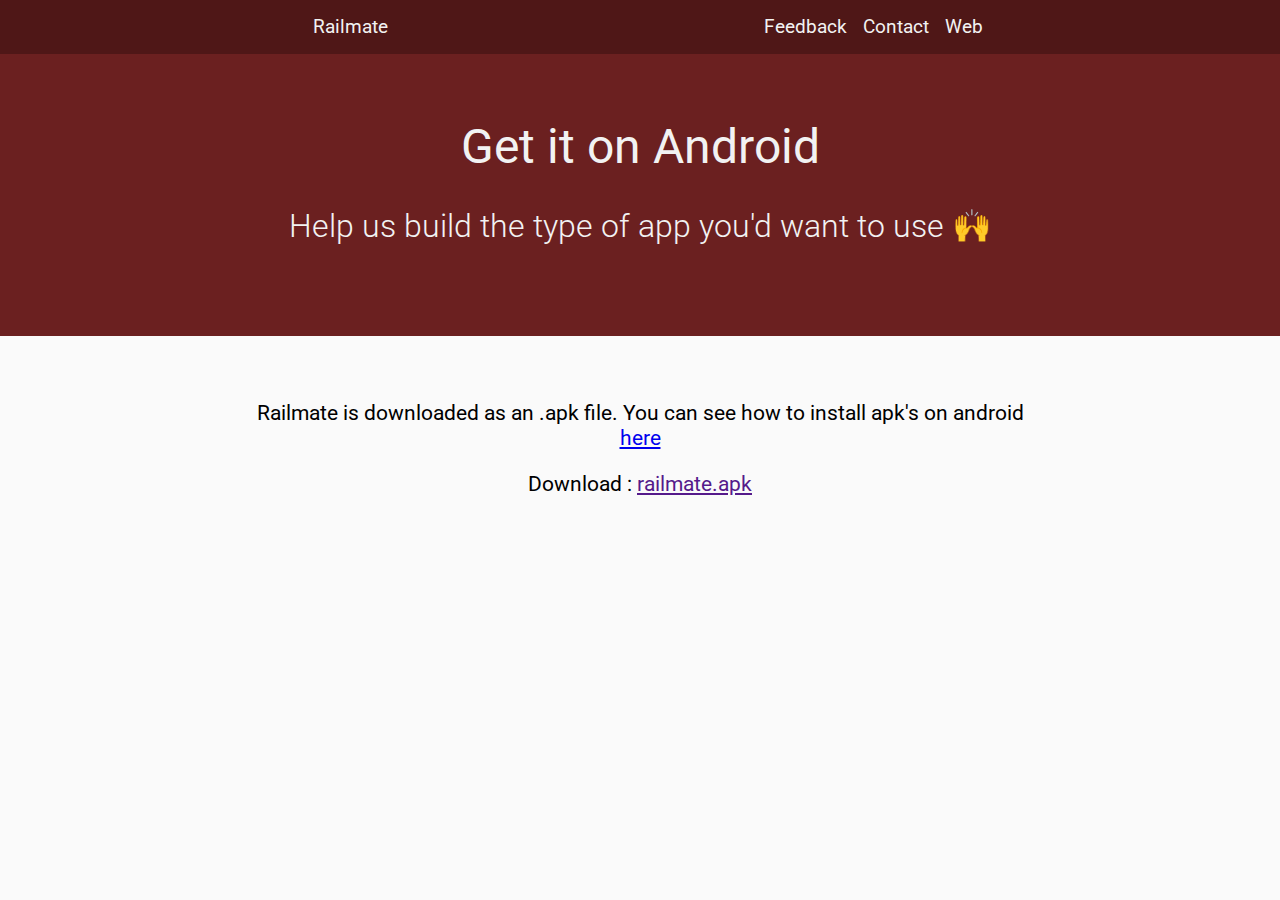
<file: download/index.html>
<!DOCTYPE html>
<html lang="en">
<head>
    <!-- Global site tag (gtag.js) - Google Analytics -->
    <script async src="https://www.googletagmanager.com/gtag/js?id=UA-156377585-1"></script>
    <script>
    window.dataLayer = window.dataLayer || [];
    function gtag(){dataLayer.push(arguments);}
    gtag('js', new Date());

    gtag('config', 'UA-156377585-1');
    </script>

    <meta charset="UTF-8">
    <meta name="viewport" content="width=device-width, initial-scale=1.0">
    <meta http-equiv="X-UA-Compatible" content="ie=edge">

    <meta property="og:title" content="Railmate" />
    <meta property="og:type" content="website" />
    <meta property="og:description" content="Train travel made simple. Use Railmate to find trains leaving from all UK railway stations.">
    <meta property="og:url" content="http://railmate.net" />
    <meta property="og:image" content="https://upload.wikimedia.org/wikipedia/commons/thumb/7/75/Train_Austria.svg/768px-Train_Austria.svg.png" />

    <meta name="description" content="Train travel made simple. Use Railmate to find trains leaving from all UK railway stations.">

    <link href="https://fonts.googleapis.com/css?family=Roboto:100,300,400&display=swap" rel="stylesheet">
    <link rel="stylesheet" href="download.css">
    <link rel="shortcut icon" href="https://upload.wikimedia.org/wikipedia/commons/thumb/7/75/Train_Austria.svg/768px-Train_Austria.svg.png" type="image/x-icon">
    <title>Railmate</title>
</head>
<body>
    <main>
        <header>
            <nav class="navbar">
                <ul class="navbarList">
                    <li id="navbarItem"><a href="../" >Railmate</a></li>
                    <li id="navbarItem"><a href="https://forms.gle/REdRBXETtcihFAa46">Feedback</a></li>
                    <li id="navbarItem"><a href="https://twitter.com/Railmate_">Contact</a></li>
                    <li id="navbarItem"><a href="../live/">Web</a></li> 
                </ul>
            </nav>
        </header>

        <div class="mainheader">
            <h1>Get it on Android</h1>
            <h2>Help us build the type of app you'd want to use 🙌</h2>
        </div>

        <div class="content">
            <div>
                <p style="text-align: center;">
                    Railmate is downloaded as an .apk file. You can see how to install apk's on android <a href="https://www.lifewire.com/apk-file-4152929">here</a>
                </p>
            </div>
            <div>
                <p style="text-align: center;">Download : <a href="" id="downloadLink">railmate.apk</a></p>
            </div>
        </div>

        

        
    </main>
    
    <script src="download.js"></script>
</body>
</html>
</file>
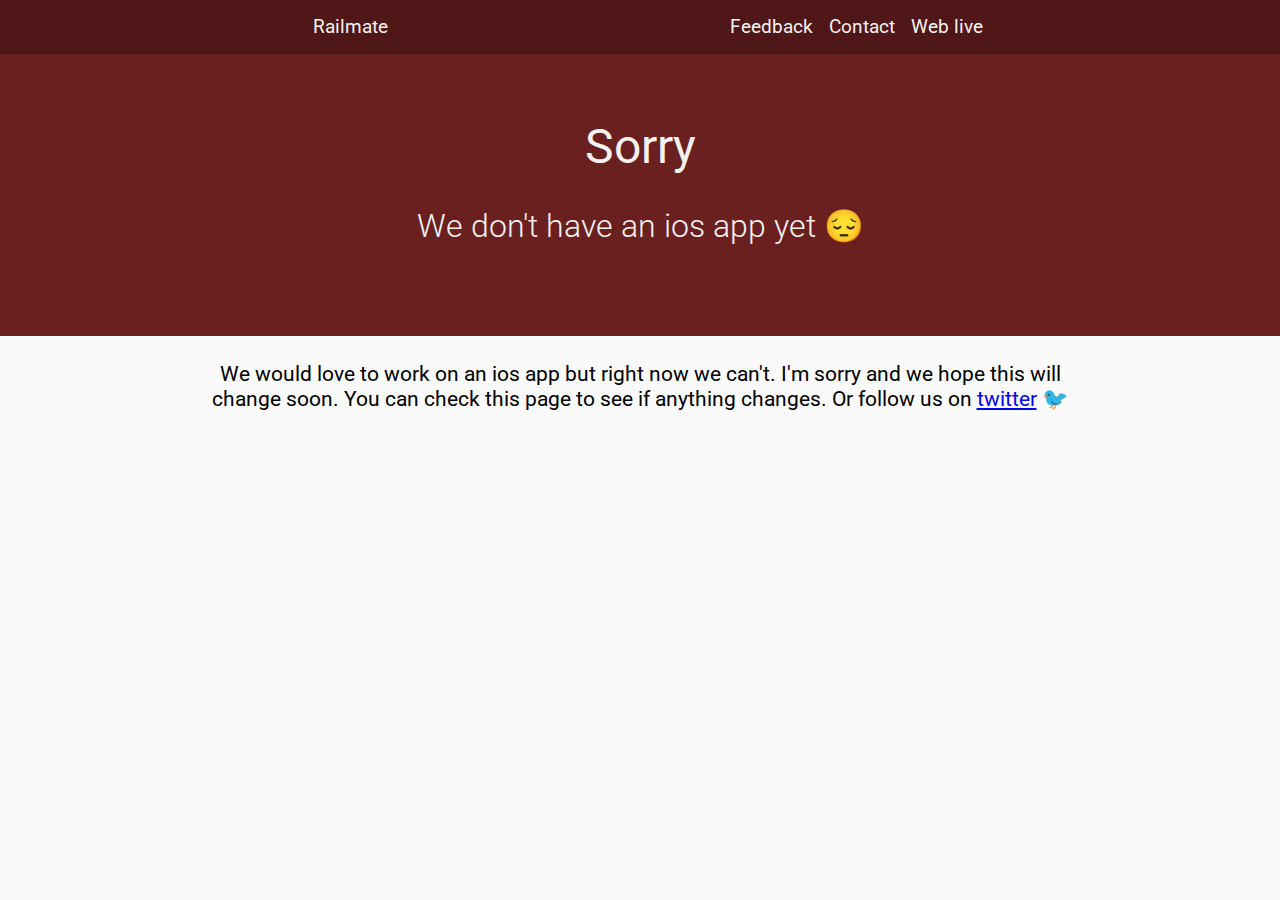
<file: ios/index.html>
<!DOCTYPE html>
<html lang="en">
<head>
    <meta charset="UTF-8">
    <meta name="viewport" content="width=device-width, initial-scale=1.0">
    <meta http-equiv="X-UA-Compatible" content="ie=edge">

    <link href="https://fonts.googleapis.com/css?family=Roboto:100,300,400&display=swap" rel="stylesheet">
    <link rel="stylesheet" href="ios.css">
    <link rel="shortcut icon" href="https://upload.wikimedia.org/wikipedia/commons/thumb/7/75/Train_Austria.svg/768px-Train_Austria.svg.png" type="image/x-icon">
    <title>Railmate - ios</title>
</head>
<body>
    <main>
        <header>
            <nav class="navbar">
                <ul class="navbarList">
                    <li id="navbarItem"><a href="../" >Railmate</a></li>
                    <li id="navbarItem"><a href="https://forms.gle/REdRBXETtcihFAa46">Feedback</a></li>
                    <li id="navbarItem"><a href="https://twitter.com/Railmate_">Contact</a></li>
                    <li id="navbarItem"><a href="../live/">Web live</a></li> 
                </ul>
            </nav>
        </header>
        <div class="mainheader">
            <h1>Sorry</h1>
            <h2>We don't have an ios app yet 😔</h2>
        </div>

        <div class="content">
            <p>
                We would love to work on an ios app but right now we can't. I'm sorry and we hope this will change soon.
                You can check this page to see if anything changes. Or follow us on <a href="https://twitter.com/Railmate_">twitter</a> 🐦
            </p>
        </div>
    </main>
</body>
</html>
</file>
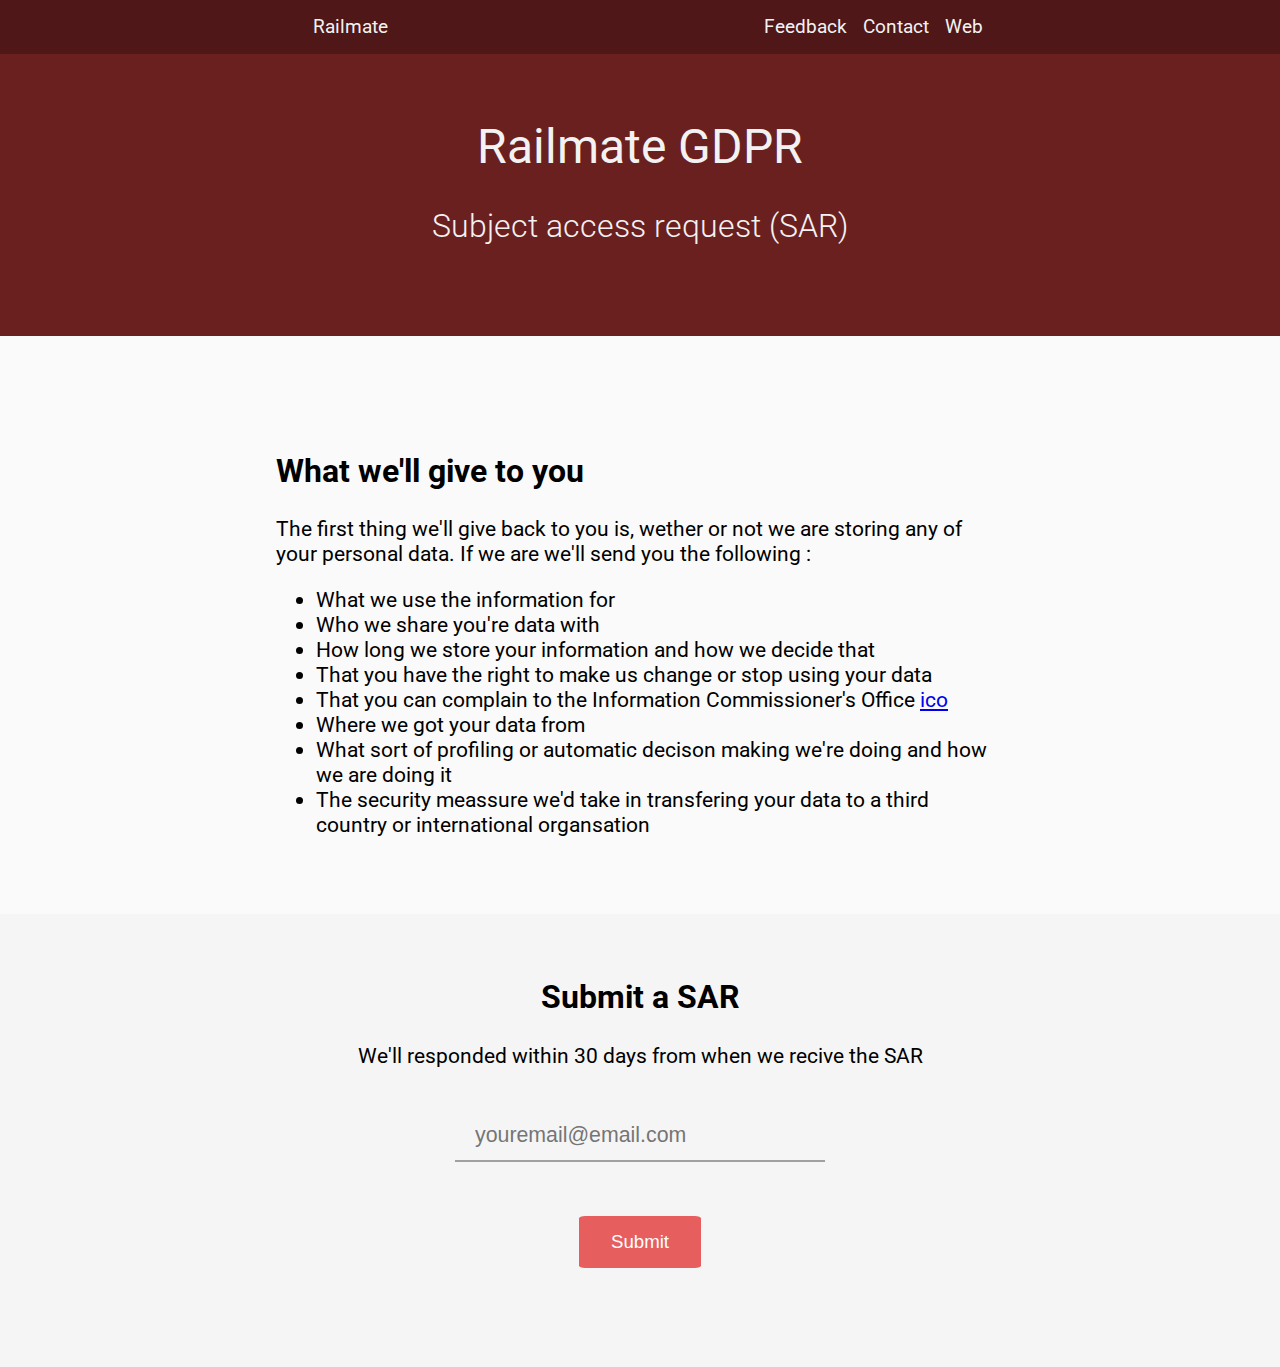
<file: userData/index.html>
<!DOCTYPE html>
<html lang="en">
<head>
    <!-- Global site tag (gtag.js) - Google Analytics -->
    <script async src="https://www.googletagmanager.com/gtag/js?id=UA-156377585-1"></script>
    <script>
    window.dataLayer = window.dataLayer || [];
    function gtag(){dataLayer.push(arguments);}
    gtag('js', new Date());

    gtag('config', 'UA-156377585-1');
    </script>

    <meta charset="UTF-8">
    <meta name="viewport" content="width=device-width, initial-scale=1.0">
    <meta http-equiv="X-UA-Compatible" content="ie=edge">

    <link href="https://fonts.googleapis.com/css?family=Roboto:100,300,400&display=swap" rel="stylesheet">
    <link rel="stylesheet" href="userData.css">
    <link rel="shortcut icon" href="https://upload.wikimedia.org/wikipedia/commons/thumb/7/75/Train_Austria.svg/768px-Train_Austria.svg.png" type="image/x-icon">

    <title>Railmate</title>
</head>
<body>
    <main>
        <header>
            <nav class="navbar">
                <ul class="navbarList">
                    <li id="navbarItem"><a href="../" >Railmate</a></li>
                    <li id="navbarItem"><a href="https://forms.gle/REdRBXETtcihFAa46">Feedback</a></li>
                    <li id="navbarItem"><a href="https://twitter.com/Railmate_">Contact</a></li>
                    <li id="navbarItem"><a href="../live/">Web</a></li> 
                </ul>
            </nav>
        </header>
        <div class="mainheader">
            <h1>Railmate GDPR</h1>
            <h2>Subject access request (SAR)</h2>
        </div>

        <div class="grid-container">
            <div class="grid-item" id="text-1">
                <h2>What we'll give to you</h2>
                <p>
                    The first thing we'll give back to you is, wether or not we are storing any of your personal data. If we are we'll send you the following : 
                    <ul>
                        <li>What we use the information for</li>
                        <li>Who we share you're data with</li>
                        <li>How long we store your information and how we decide that</li>
                        <li>That you have the right to make us change or stop using your data</li>
                        <li>That you can complain to the Information Commissioner's Office <a href="https://ico.org.uk/">ico</a></li>
                        <li>Where we got your data from</li>
                        <li>What sort of profiling or automatic decison making we're doing and how we are doing it</li>
                        <li>The security meassure we'd take in transfering your data to a third country or international organsation</li>
                    </ul>
                </p>
            </div>
        </div>

        <div class="content">
            <h2 id="formheader">Submit a SAR</h2>
            <h3 id="formtitle">We'll responded within 30 days from when we recive the SAR</h3>
            <form>
                <input id="email" type="text" placeholder="youremail@email.com" name="emailAddress"><br>
                
                <button id="submitButton" type="submit">Submit</button> <br> <br>
                <p id="errorText"></p>
            </form>
        </div>
    </main>
    <script src="userData.js"></script>
</body>
</html>
</file>
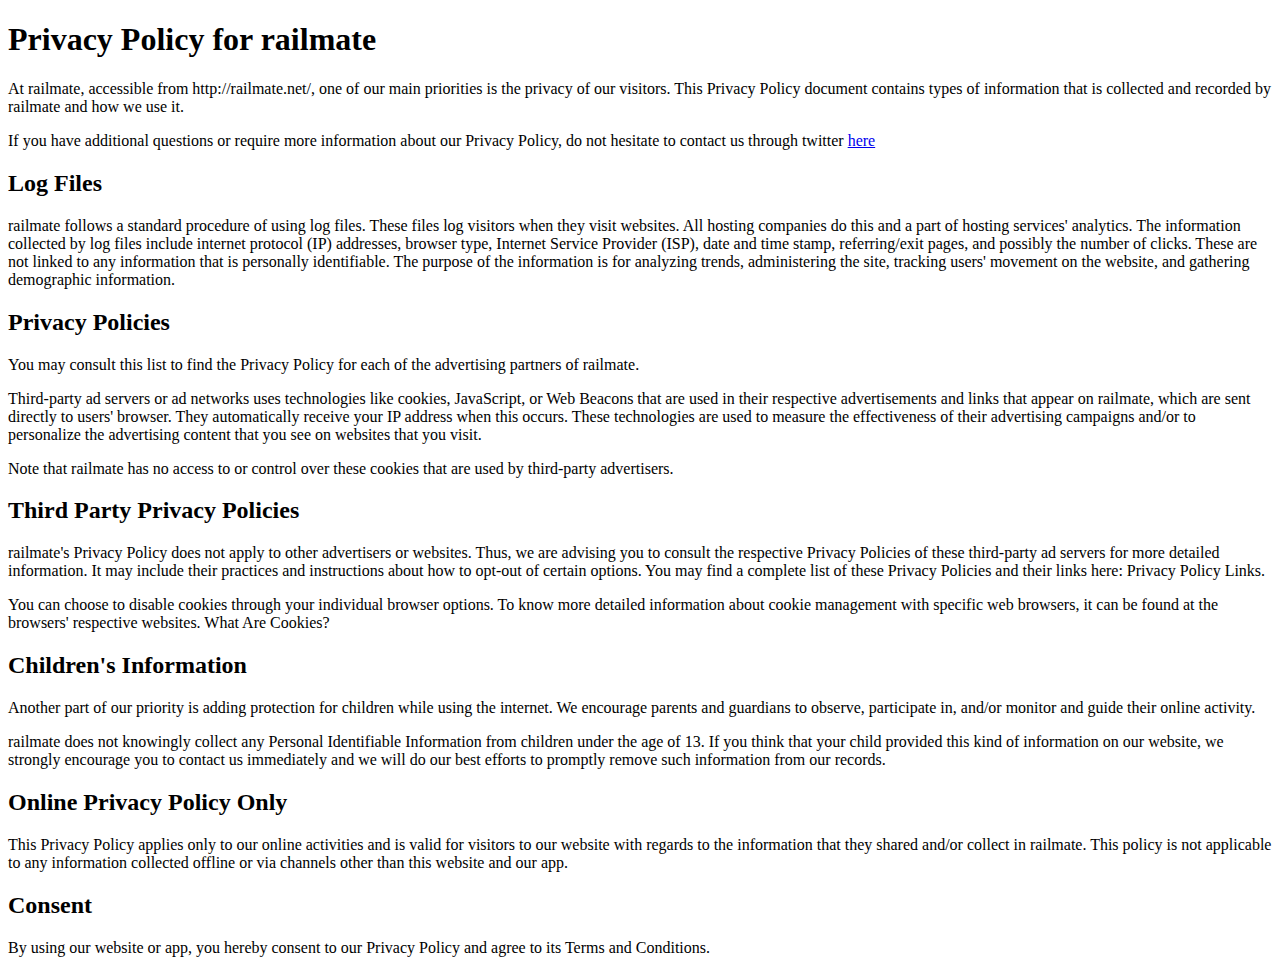
<file: legal/PrivacyPolicy/index.html>
<!DOCTYPE html>
<html lang="en">
<head>
    <meta charset="UTF-8">
    <meta name="viewport" content="width=device-width, initial-scale=1.0">
    <meta http-equiv="X-UA-Compatible" content="ie=edge">


    <link href="https://fonts.googleapis.com/css?family=Roboto:100,300,400&display=swap" rel="stylesheet">
    <link rel="shortcut icon" href="https://upload.wikimedia.org/wikipedia/commons/thumb/7/75/Train_Austria.svg/768px-Train_Austria.svg.png" type="image/x-icon">
    <title>Railmate</title>
</head>
<body>
    <h1>Privacy Policy for railmate</h1>
    <p>At railmate, accessible from http://railmate.net/, one of our main priorities is the privacy of our visitors. This Privacy Policy document contains types of information that is collected and recorded by railmate and how we use it.</p>
    <p>If you have additional questions or require more information about our Privacy Policy, do not hesitate to contact us through twitter <a href="https://twitter.com/Railmate_">here</a></p>
    <h2>Log Files</h2>
    <p>railmate follows a standard procedure of using log files. These files log visitors when they visit websites. All hosting companies do this and a part of hosting services' analytics. The information collected by log files include internet protocol (IP) addresses, browser type, Internet Service Provider (ISP), date and time stamp, referring/exit pages, and possibly the number of clicks. These are not linked to any information that is personally identifiable. The purpose of the information is for analyzing trends, administering the site, tracking users' movement on the website, and gathering demographic information.</p>
    <h2>Privacy Policies</h2>
    <P>You may consult this list to find the Privacy Policy for each of the advertising partners of railmate.</p>
    <p>Third-party ad servers or ad networks uses technologies like cookies, JavaScript, or Web Beacons that are used in their respective advertisements and links that appear on railmate, which are sent directly to users' browser. They automatically receive your IP address when this occurs. These technologies are used to measure the effectiveness of their advertising campaigns and/or to personalize the advertising content that you see on websites that you visit.</p>
    <p>Note that railmate has no access to or control over these cookies that are used by third-party advertisers.</p>
    <h2>Third Party Privacy Policies</h2>
    <p>railmate's Privacy Policy does not apply to other advertisers or websites. Thus, we are advising you to consult the respective Privacy Policies of these third-party ad servers for more detailed information. It may include their practices and instructions about how to opt-out of certain options. You may find a complete list of these Privacy Policies and their links here: Privacy Policy Links.</p>
    <p>You can choose to disable cookies through your individual browser options. To know more detailed information about cookie management with specific web browsers, it can be found at the browsers' respective websites. What Are Cookies?</p>
    <h2>Children's Information</h2>
    <p>Another part of our priority is adding protection for children while using the internet. We encourage parents and guardians to observe, participate in, and/or monitor and guide their online activity.</p>
    <p>railmate does not knowingly collect any Personal Identifiable Information from children under the age of 13. If you think that your child provided this kind of information on our website, we strongly encourage you to contact us immediately and we will do our best efforts to promptly remove such information from our records.</p>
    <h2>Online Privacy Policy Only</h2>
    <p>This Privacy Policy applies only to our online activities and is valid for visitors to our website with regards to the information that they shared and/or collect in railmate. This policy is not applicable to any information collected offline or via channels other than this website and our app.</p>
    <h2>Consent</h2>
    <p>By using our website or app, you hereby consent to our Privacy Policy and agree to its Terms and Conditions.</p>
</body>
</html>
</file>
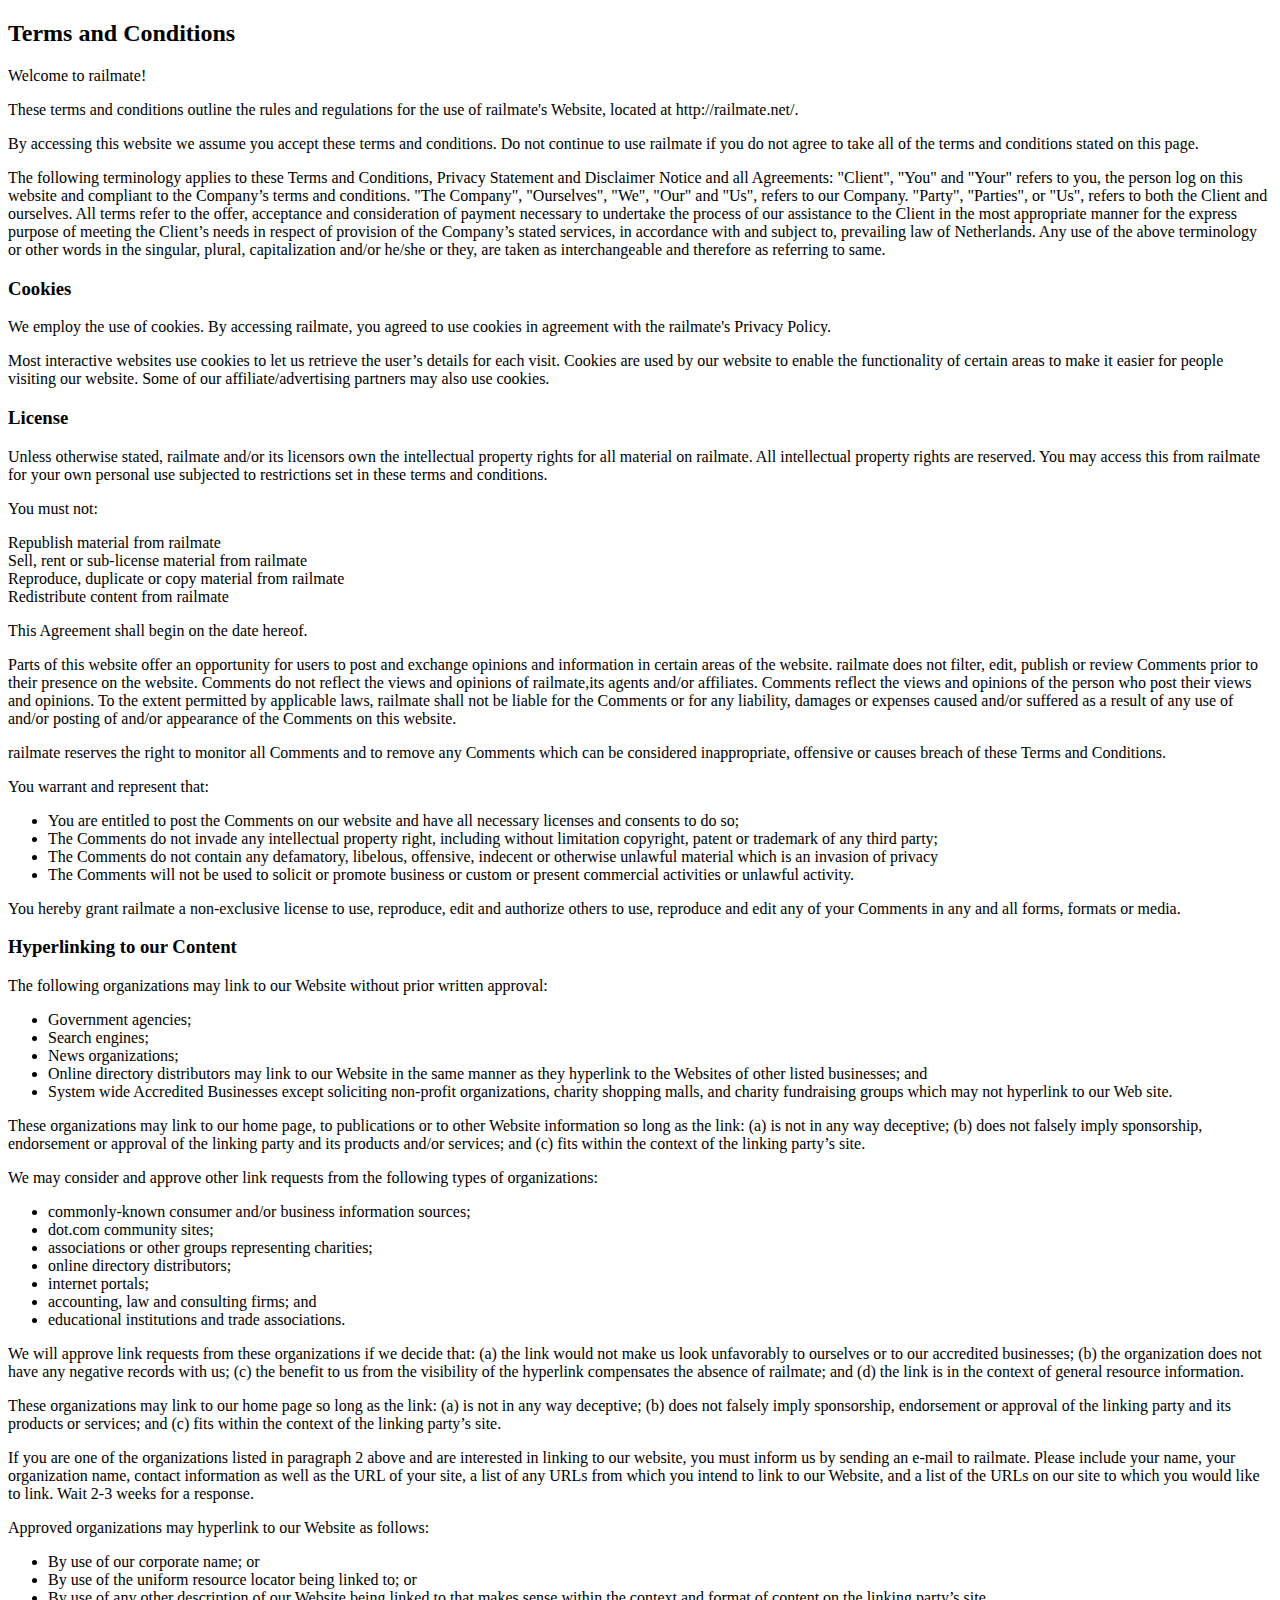
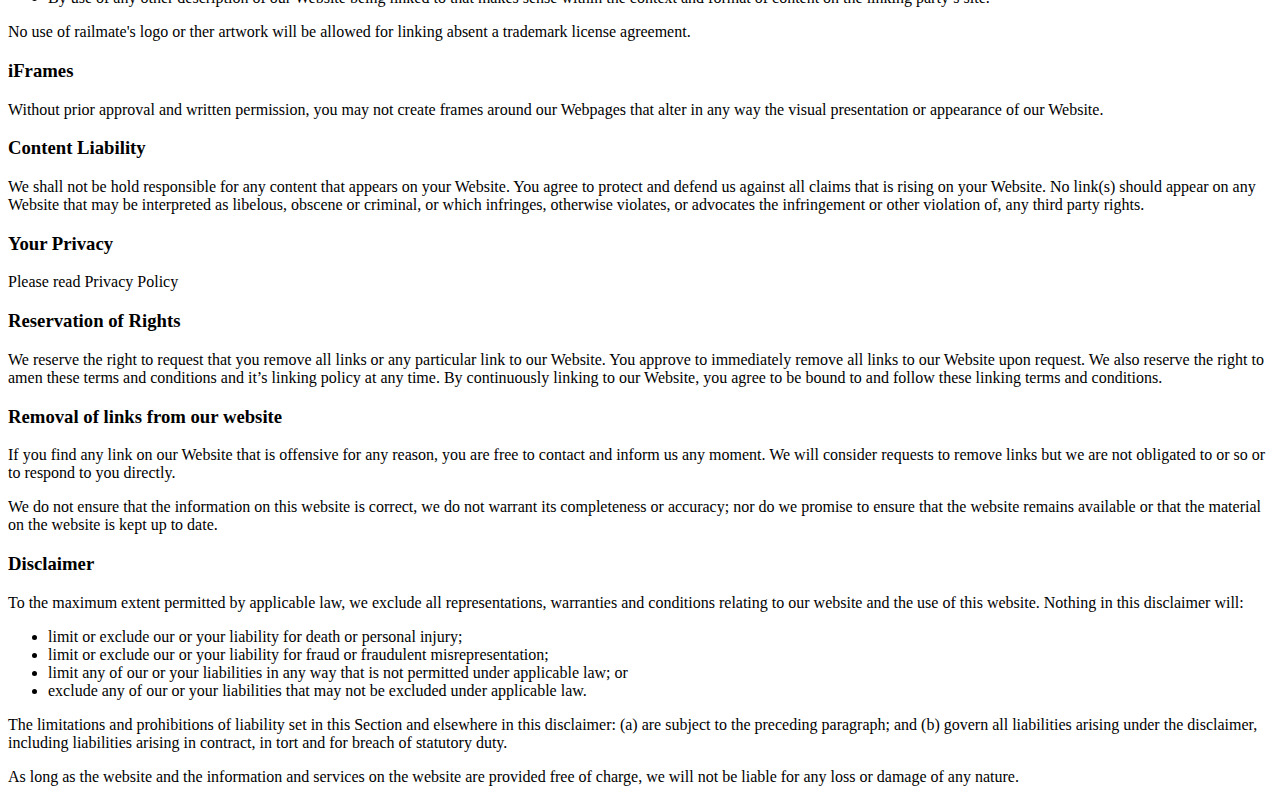
<file: legal/T&C'S/index.html>
<!DOCTYPE html>
<html lang="en">
<head>
    <meta charset="UTF-8">
    <meta name="viewport" content="width=device-width, initial-scale=1.0">
    <meta http-equiv="X-UA-Compatible" content="ie=edge">

    <link href="https://fonts.googleapis.com/css?family=Roboto:100,300,400&display=swap" rel="stylesheet">
    <link rel="shortcut icon" href="https://upload.wikimedia.org/wikipedia/commons/thumb/7/75/Train_Austria.svg/768px-Train_Austria.svg.png" type="image/x-icon">
    <title>Railmate</title>
</head>
<body>
    <h2><strong>Terms and Conditions</strong></h2>
    <p>Welcome to railmate!</p>
    <p>These terms and conditions outline the rules and regulations for the use of railmate's Website, located at http://railmate.net/.</p>
    <p>By accessing this website we assume you accept these terms and conditions. Do not continue to use railmate if you do not agree to take all of the terms and conditions stated on this page.</p>
    <p>The following terminology applies to these Terms and Conditions, Privacy Statement and Disclaimer Notice and all Agreements: "Client", "You" and "Your" refers to you, the person log on this website and compliant to the Company’s terms and conditions. "The Company", "Ourselves", "We", "Our" and "Us", refers to our Company. "Party", "Parties", or "Us", refers to both the Client and ourselves. All terms refer to the offer, acceptance and consideration of payment necessary to undertake the process of our assistance to the Client in the most appropriate manner for the express purpose of meeting the Client’s needs in respect of provision of the Company’s stated services, in accordance with and subject to, prevailing law of Netherlands. Any use of the above terminology or other words in the singular, plural, capitalization and/or he/she or they, are taken as interchangeable and therefore as referring to same.</p>
    <h3><strong>Cookies</strong></h3>
    <p>We employ the use of cookies. By accessing railmate, you agreed to use cookies in agreement with the railmate's Privacy Policy.</p>
    <p>Most interactive websites use cookies to let us retrieve the user’s details for each visit. Cookies are used by our website to enable the functionality of certain areas to make it easier for people visiting our website. Some of our affiliate/advertising partners may also use cookies.</p>
    <h3><strong>License</strong></h3>
    <p>Unless otherwise stated, railmate and/or its licensors own the intellectual property rights for all material on railmate. All intellectual property rights are reserved. You may access this from railmate for your own personal use subjected to restrictions set in these terms and conditions.</p>
    <p>You must not:</p>
    <ul></ul>
        <li>Republish material from railmate</li>
        <li>Sell, rent or sub-license material from railmate</li>
        <li>Reproduce, duplicate or copy material from railmate</li>
        <li>Redistribute content from railmate</li>
    </ul>
    <p>This Agreement shall begin on the date hereof.</p>
    <p>Parts of this website offer an opportunity for users to post and exchange opinions and information in certain areas of the website. railmate does not filter, edit, publish or review Comments prior to their presence on the website. Comments do not reflect the views and opinions of railmate,its agents and/or affiliates. Comments reflect the views and opinions of the person who post their views and opinions. To the extent permitted by applicable laws, railmate shall not be liable for the Comments or for any liability, damages or expenses caused and/or suffered as a result of any use of and/or posting of and/or appearance of the Comments on this website.</p>
    <p>railmate reserves the right to monitor all Comments and to remove any Comments which can be considered inappropriate, offensive or causes breach of these Terms and Conditions.</p>
    <p>You warrant and represent that:</p>
    <ul>
        <li>You are entitled to post the Comments on our website and have all necessary licenses and consents to do so;</li>
        <li>The Comments do not invade any intellectual property right, including without limitation copyright, patent or trademark of any third party;</li>
        <li>The Comments do not contain any defamatory, libelous, offensive, indecent or otherwise unlawful material which is an invasion of privacy</li>
        <li>The Comments will not be used to solicit or promote business or custom or present commercial activities or unlawful activity.</li>
    </ul>
    <p>You hereby grant railmate a non-exclusive license to use, reproduce, edit and authorize others to use, reproduce and edit any of your Comments in any and all forms, formats or media.</p>
    <h3><strong>Hyperlinking to our Content</strong></h3>
    <p>The following organizations may link to our Website without prior written approval:</p>
    <ul>
        <li>Government agencies;</li>
        <li>Search engines;</li>
        <li>News organizations;</li>
        <li>Online directory distributors may link to our Website in the same manner as they hyperlink to the Websites of other listed businesses; and</li>
        <li>System wide Accredited Businesses except soliciting non-profit organizations, charity shopping malls, and charity fundraising groups which may not hyperlink to our Web site.</li>
    </ul>
    <p>These organizations may link to our home page, to publications or to other Website information so long as the link: (a) is not in any way deceptive; (b) does not falsely imply sponsorship, endorsement or approval of the linking party and its products and/or services; and (c) fits within the context of the linking party’s site.</p>
    <p>We may consider and approve other link requests from the following types of organizations:</p>
    <ul>
        <li>commonly-known consumer and/or business information sources;</li>
        <li>dot.com community sites;</li>
        <li>associations or other groups representing charities;</li>
        <li>online directory distributors;</li>
        <li>internet portals;</li>
        <li>accounting, law and consulting firms; and</li>
        <li>educational institutions and trade associations.</li>
    </ul>
    <p>We will approve link requests from these organizations if we decide that: (a) the link would not make us look unfavorably to ourselves or to our accredited businesses; (b) the organization does not have any negative records with us; (c) the benefit to us from the visibility of the hyperlink compensates the absence of railmate; and (d) the link is in the context of general resource information.</p>
    <p>These organizations may link to our home page so long as the link: (a) is not in any way deceptive; (b) does not falsely imply sponsorship, endorsement or approval of the linking party and its products or services; and (c) fits within the context of the linking party’s site.</p>
    <p>If you are one of the organizations listed in paragraph 2 above and are interested in linking to our website, you must inform us by sending an e-mail to railmate. Please include your name, your organization name, contact information as well as the URL of your site, a list of any URLs from which you intend to link to our Website, and a list of the URLs on our site to which you would like to link. Wait 2-3 weeks for a response.</p>
    <p>Approved organizations may hyperlink to our Website as follows:</p>
    <ul>
        <li>By use of our corporate name; or</li>
        <li>By use of the uniform resource locator being linked to; or</li>
        <li>By use of any other description of our Website being linked to that makes sense within the context and format of content on the linking party’s site.</li>
    </ul>
    <p>No use of railmate's logo or ther artwork will be allowed for linking absent a trademark license agreement.</p>
    <h3><strong>iFrames</strong></h3>
    <p>Without prior approval and written permission, you may not create frames around our Webpages that alter in any way the visual presentation or appearance of our Website.</p>
    <h3><strong>Content Liability</strong></h3>
    <p>We shall not be hold responsible for any content that appears on your Website. You agree to protect and defend us against all claims that is rising on your Website. No link(s) should appear on any Website that may be interpreted as libelous, obscene or criminal, or which infringes, otherwise violates, or advocates the infringement or other violation of, any third party rights.</p>
    <h3><strong>Your Privacy</strong></h3>
    <p>Please read Privacy Policy</p>
    <h3><strong>Reservation of Rights</strong></h3>
    <p>We reserve the right to request that you remove all links or any particular link to our Website. You approve to immediately remove all links to our Website upon request. We also reserve the right to amen these terms and conditions and it’s linking policy at any time. By continuously linking to our Website, you agree to be bound to and follow these linking terms and conditions.</p>
    <h3><strong>Removal of links from our website</strong></h3>
    <p>If you find any link on our Website that is offensive for any reason, you are free to contact and inform us any moment. We will consider requests to remove links but we are not obligated to or so or to respond to you directly.</p>
    <p>We do not ensure that the information on this website is correct, we do not warrant its completeness or accuracy; nor do we promise to ensure that the website remains available or that the material on the website is kept up to date.</p>
    <h3><strong>Disclaimer</strong></h3>
    <p>To the maximum extent permitted by applicable law, we exclude all representations, warranties and conditions relating to our website and the use of this website. Nothing in this disclaimer will:</p>
    <ul>
        <li>limit or exclude our or your liability for death or personal injury;</li>
        <li>limit or exclude our or your liability for fraud or fraudulent misrepresentation;</li>
        <li>limit any of our or your liabilities in any way that is not permitted under applicable law; or</li>
        <li>exclude any of our or your liabilities that may not be excluded under applicable law.</li>
    </ul>
    <p>The limitations and prohibitions of liability set in this Section and elsewhere in this disclaimer: (a) are subject to the preceding paragraph; and (b) govern all liabilities arising under the disclaimer, including liabilities arising in contract, in tort and for breach of statutory duty.</p>
    <p>As long as the website and the information and services on the website are provided free of charge, we will not be liable for any loss or damage of any nature.</p>
</body>
</html>
</file>
<file: download/download.css>
body {
    margin: 0px;
    background-color: #fafafa;
    font-family: 'Roboto', sans-serif; 
}

header {
    background-color: #4f1717;
    padding: 1em;
}

.navbar {
    margin: 0 auto;
    width: 55%;
}

.navbarList {
    margin: 0;
    padding: 0;
    display: flex;
}

#navbarItem {
    display: inline-block;
    list-style-type: none;
    font-family: 'Roboto', sans-serif; 
    font-size: 14pt;
    padding-left: 1rem;
}

nav ul li:first-child {
    margin-right: auto;
}

#navbarItem a, #logo a {
    text-decoration: none;
    color: #f2f2f2;
}

#navbarItem a:hover, #logo a:hover {
    color: #e65e5e;
}

.mainheader {
    text-align: center;
    /* padding-top: 15%; */
    padding-bottom: 5%;
    font-weight: 200;
    background-color: #6b2020;
    /* height: 40vh; */
}

.mainheader h1, .mainheader h2 {
    color: #f2f2f2;
}

.mainheader h1 {
    font-weight: 400;
    font-size: 36pt;
    margin-top: 0;
    padding-top: 5%;
}

.mainheader h2 {
    font-weight: 300;
    font-size: 24pt;
    
}

.content {
    width: 60%;
    margin: 3em auto;
    font-size: 16pt;
}



@media only screen and (max-width: 1000px) {
    #email, #name {
        width: 100%;
    }

    .grid-container {
        width: 95%;
        display: grid;
        grid-template-columns: auto;
        padding: 2%;
    }

    .grid-item {
        padding: 2%;
    }

    #text-1 {
        padding-top: 2%;
        order: 1;
    }

    #text-2 {
        padding-top: 2%;
        order: 3;
    }

    #text-3 {
        padding-top: 2%;
        order: 5;
    }

    #img-1{
        order: 2;
    }
    #img-2{
        order: 4;
    }
    #img-3{
        order: 6;
    }

    .mainheader h1 {
        font-weight: 400;
        font-size: 36pt;
        margin-top: 0;
        padding-top: 10%;
    }

}

@media only screen and (max-width: 500px) {
    .navbar {
        width: 100%;
    }
    .content {
        width: 95%;
    }
}
</file>
<file: ios/ios.css>
body {
    margin: 0px;
    background-color: #fafafa;
    font-family: 'Roboto', sans-serif; 
}

header {
    background-color: #4f1717;
    padding: 1em;
}

.navbar {
    margin: 0 auto;
    width: 55%;
}

.navbarList {
    margin: 0;
    padding: 0;
    display: flex;
}

#navbarItem {
    display: inline-block;
    list-style-type: none;
    font-family: 'Roboto', sans-serif; 
    font-size: 14pt;
    padding-left: 1rem;
}

nav ul li:first-child {
    margin-right: auto;
}

#navbarItem a, #logo a {
    text-decoration: none;
    color: #f2f2f2;
}

#navbarItem a:hover, #logo a:hover {
    color: #e65e5e;
}


.mainheader {
    text-align: center;
    /* padding-top: 15%; */
    padding-bottom: 5%;
    font-weight: 200;
    background-color: #6b2020;
    /* height: 40vh; */
}

.mainheader h1, .mainheader h2 {
    
    color: #f2f2f2;
}

.mainheader h1 {
    font-weight: 400;
    font-size: 36pt;
    margin-top: 0;
    padding-top: 5%;
}

.mainheader h2 {
    font-weight: 300;
    font-size: 24pt;
    
}

.content {
    width: 70%;
    margin: 2% auto 0% auto;
    text-align: center;
    padding-bottom: 5%;
}

.content p {
    font-size: 16pt;
}

@media only screen and (max-width: 500px) {
    .navbar {
        width: 100%;
    }
}
</file>
<file: userData/userData.css>
body {
    margin: 0px;
    background-color: #fafafa;
    font-family: 'Roboto', sans-serif; 
}

form {
    width: 70%;
    margin: 2% auto 0% auto;
    text-align: center;
    padding-bottom: 5%;
}

header {
    background-color: #4f1717;
    padding: 1em;
}

.navbar {
    margin: 0 auto;
    width: 55%;
}

.navbarList {
    margin: 0;
    padding: 0;
    display: flex;
}

#navbarItem {
    display: inline-block;
    list-style-type: none;
    font-family: 'Roboto', sans-serif; 
    font-size: 14pt;
    padding-left: 1rem;
}

nav ul li:first-child {
    margin-right: auto;
}

#navbarItem a, #logo a {
    text-decoration: none;
    color: #f2f2f2;
}

#navbarItem a:hover, #logo a:hover {
    color: #e65e5e;
}


.mainheader {
    text-align: center;
    /* padding-top: 15%; */
    padding-bottom: 5%;
    font-weight: 200;
    background-color: #6b2020;
    /* height: 40vh; */
}

.mainheader h1, .mainheader h2 {
    
    color: #f2f2f2;
}

.mainheader h1 {
    font-weight: 400;
    font-size: 36pt;
    margin-top: 0;
    padding-top: 5%;
}

.mainheader h2 {
    font-weight: 300;
    font-size: 24pt;
    
}

.grid-container {
    width: 60%;
    margin: 5% auto 2% auto;
    display: grid;
    grid-template-columns: auto auto;
    padding: 10px;
}

.grid-item {
    /* border: 1px solid rgba(0, 0, 0, 0.8); */
    padding: 20px;
    font-size: 16pt;
}

#searchImg{
    max-width: 300px;
    /* max-height: 600px; */
    display: block;
    margin-left: auto;
    margin-right: auto;
}

#text-1, #text-2 , #text-3 {
    padding-top: 2%;
}

#getButton {
    margin-top: 0.5em;
    background-color: #e65e5e; /* Green */
    border: none;
    padding: 15px 32px;
    text-align: center;
    text-decoration: none;
    display: inline-block;
    font-size: 14pt;
    border-radius: 5%;
    color: white;
}

#getButton:hover {
    background-color: #9c3d3d;
    /* box-shadow: 0 12px 16px 0 rgba(0,0,0,0.24), 0 17px 50px 0 rgba(0,0,0,0.19); */
}

#moreButton{
    margin-top: 0.5em;
    background-color: #e65e5e; /* Green */
    border: none;
    padding: 15px 32px;
    text-align: center;
    text-decoration: none;
    display: inline-block;
    font-size: 14pt;
    border-radius: 5%;
    color: white;
}

#moreButton:hover {
    background-color: #9c3d3d;
}

.content {
    margin-top: 2%;
    background-color: #f5f5f5;
}

.selection {
    margin-top: 2%;
}

#title {
    font-weight: 300;   
    /* text-align: center; */
}

#subTitle {
    font-weight: 300; 
    /* text-align: center; */
}

#formtitle { 
    font-weight: 400;
    text-align: center;
    font-size: 16pt;
}

#formheader{
    font-size: 2em;
    text-align: center;
    margin-top: 0;
    padding-top: 5%;
}

#email, #name {
    width: 45%;
    max-width: 370px;
    padding: 12px 20px;
    margin-top: 2%;
    margin-bottom: 2%;
    box-sizing: border-box;
    font-size: 16pt;
    border: none;
    border-bottom: 2px solid #a0a0a0;
    background-color: #f5f5f5;
}

#email:focus , #name:focus {
    border-bottom: 2px solid #7a7a7a
}

#ios{
    display: inline-block;
}
#android {
    display: inline-block;
}
#submitButton {
    margin-top: 4%;
    background-color: #e65e5e; /* Green */
    border: none;
    padding: 15px 32px;
    text-align: center;
    text-decoration: none;
    display: inline-block;
    font-size: 14pt;
    border-radius: 5%;
    color: white;
}
#submitButton:hover {
    box-shadow: 0 12px 16px 0 rgba(0,0,0,0.24), 0 17px 50px 0 rgba(0,0,0,0.19);
}

footer {
    background-color: #6b2020;
    padding: 2% 0 2% 0;
    text-align: center;
    font-size: 16pt;
}

footer a {
    margin: 0 2% 0 2%;
}

#contact {
    color: white;
    text-decoration: none;
}

#contact:hover {
    color: #e65e5e;
}



@media only screen and (max-width: 1000px) {
    #email, #name {
        width: 100%;
    }

    .grid-container {
        width: 95%;
        display: grid;
        grid-template-columns: auto;
        padding: 2%;
    }

    .grid-item {
        padding: 2%;
    }

    #text-1 {
        padding-top: 2%;
        order: 1;
    }

    #text-2 {
        padding-top: 2%;
        order: 3;
    }

    #text-3 {
        padding-top: 2%;
        order: 5;
    }

    #img-1{
        order: 2;
    }
    #img-2{
        order: 4;
    }
    #img-3{
        order: 6;
    }

    .mainheader h1 {
        font-weight: 400;
        font-size: 36pt;
        margin-top: 0;
        padding-top: 10%;
    }

}

@media only screen and (max-width: 500px) {
    form {
        width: 90%;
    }
    .navbar {
        width: 100%;
    }
}
</file>
